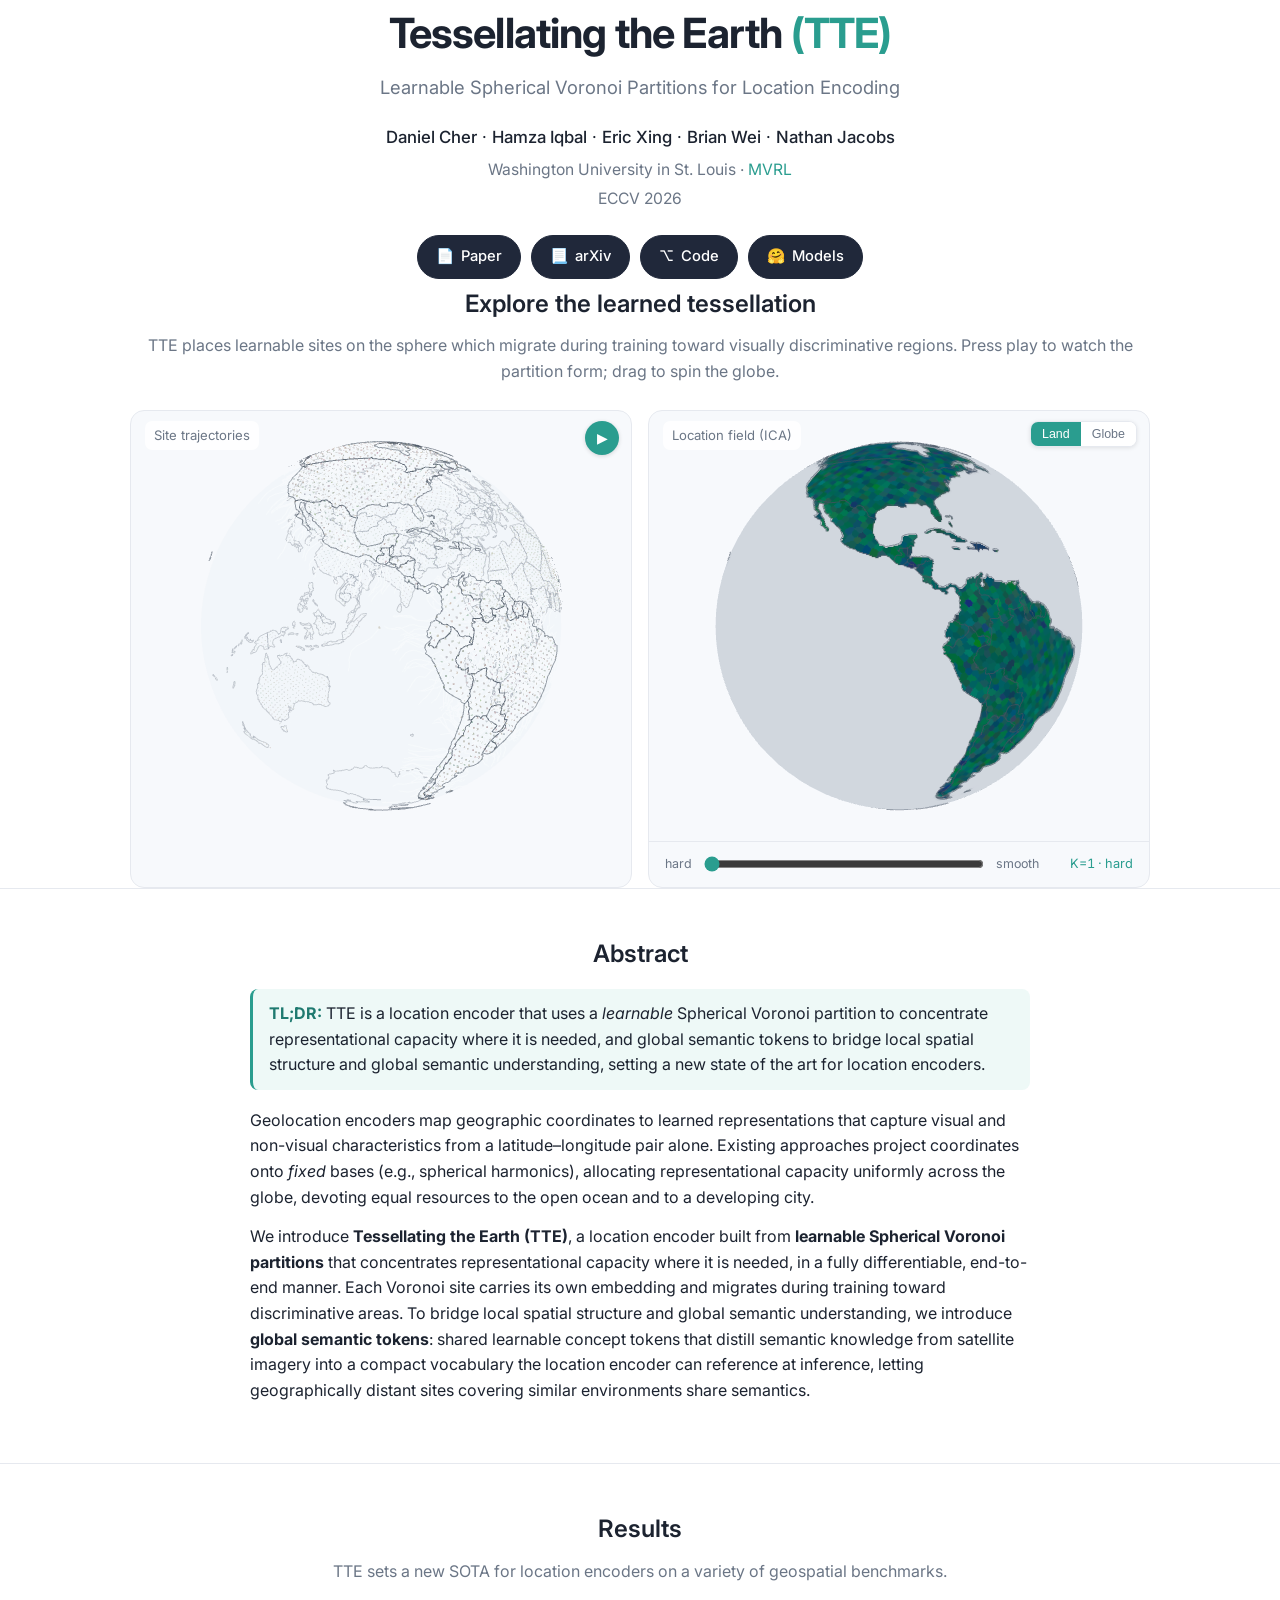
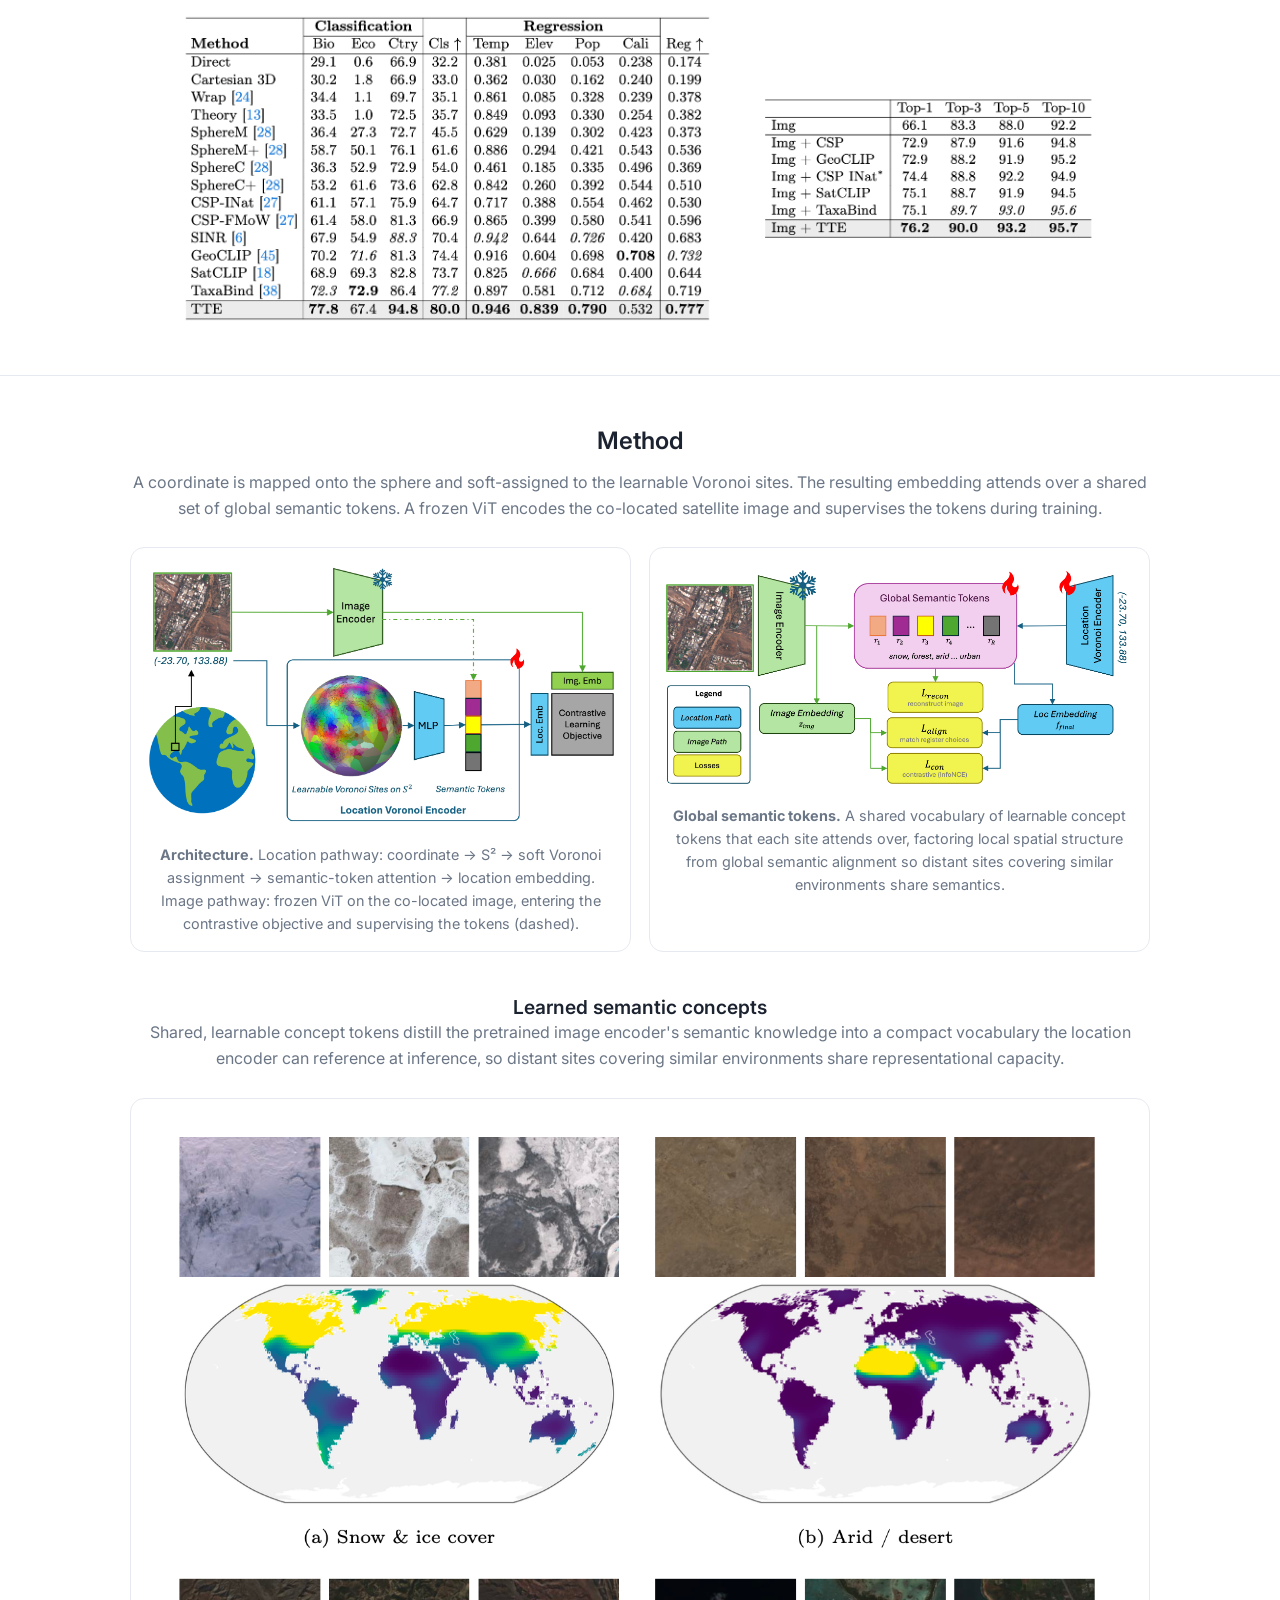
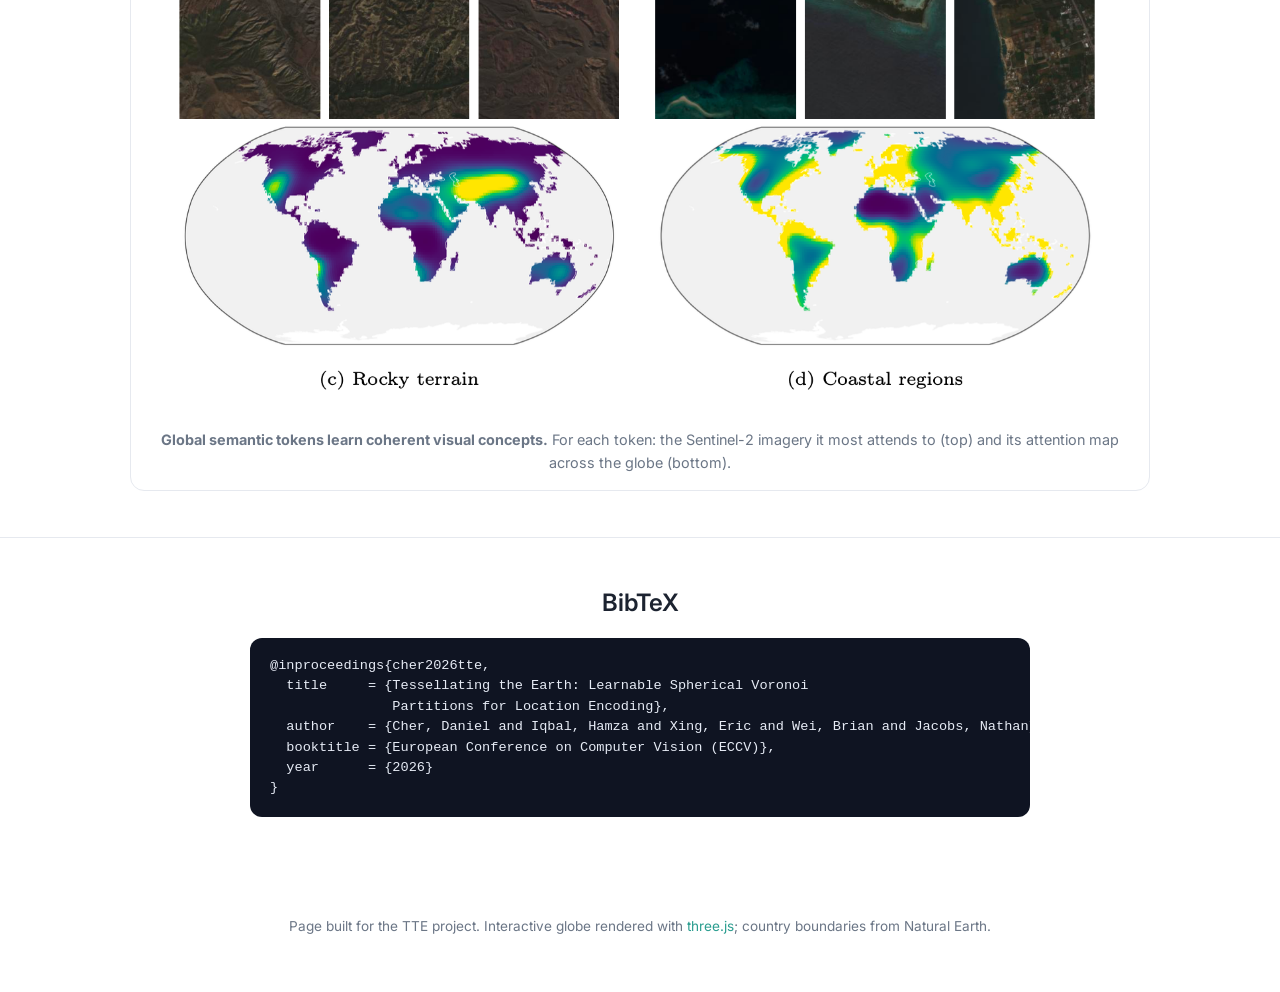
<file: TTE/index.html>
<!DOCTYPE html>
<html lang="en">
<head>
<meta charset="utf-8"/>
<meta name="viewport" content="width=device-width, initial-scale=1"/>
<title>Tessellating the Earth (TTE)</title>
<meta name="description" content="TTE: a location encoder built from learnable Spherical Voronoi partitions that concentrates representational capacity where it is needed."/>
<meta property="og:title" content="Tessellating the Earth (TTE)"/>
<meta property="og:description" content="Learnable Spherical Voronoi partitions for geolocation encoding."/>
<meta property="og:type" content="website"/>
<link href="https://fonts.googleapis.com/css?family=Inter:400,500,600,700&display=swap" rel="stylesheet">
<style>
  :root{ --fg:#1c2330; --muted:#6b7686; --accent:#2a9d8f; --accent-d:#1f7a70; --line:#e6e9ef; --panel:#f7f9fc;}
  *{box-sizing:border-box}
  html{scroll-behavior:smooth}
  body{margin:0;background:#fff;color:var(--fg);font-family:'Inter',-apple-system,Segoe UI,Roboto,sans-serif;line-height:1.6;-webkit-font-smoothing:antialiased}
  a{color:var(--accent);text-decoration:none} a:hover{text-decoration:underline}
  .wrap{max-width:1060px;margin:0 auto;padding:0 20px}
  .narrow{max-width:820px;margin:0 auto}

  /* hero */
  header{padding:64px 0 30px;text-align:center}
  h1{font-size:2.6rem;font-weight:700;letter-spacing:-.02em;margin:0 0 6px}
  h1 .tag{color:var(--accent)}
  .subtitle{font-size:1.15rem;color:var(--muted);margin:0 auto 22px;max-width:680px}
  .authors{font-size:1.05rem;margin:6px 0}
  .authors a{color:var(--fg);font-weight:500}
  .affil,.venue{color:var(--muted);font-size:.98rem}
  .venue{margin-top:4px}
  .btns{margin:24px 0 6px;display:flex;gap:10px;justify-content:center;flex-wrap:wrap}
  .btn{display:inline-flex;align-items:center;gap:7px;border:1px solid #20283a;background:#20283a;color:#fff;
    border-radius:999px;padding:9px 18px;font-size:.92rem;font-weight:500}
  .btn:hover{background:#2c3650;text-decoration:none}
  .btn.ghost{background:#fff;color:var(--fg);border-color:var(--line)}
  .btn.ghost:hover{border-color:var(--accent);color:var(--accent);background:#fff}
  .btn.soon{background:#eceef2;color:#9aa3b0;border-color:#e3e6ec;cursor:default}
  .btn.soon:hover{background:#eceef2}
  .btn.soon em{font-style:normal;font-size:.78rem;opacity:.85;margin-left:2px}

  /* balanced result figures (main table bigger, prior smaller, middle-aligned) */
  .results{display:flex;gap:28px;align-items:center;justify-content:center;flex-wrap:wrap}
  .results img{height:auto;border-radius:6px}
  .results .big{width:560px;max-width:100%}
  .results .small{width:360px;max-width:100%}

  section{padding:46px 0;border-top:1px solid var(--line)}
  section.nolide{border-top:none}
  h2{font-size:1.5rem;font-weight:600;margin:0 0 16px;text-align:center}
  .subh{font-size:1.2rem;font-weight:600;text-align:center;margin:40px 0 4px}
  .sec-lead{color:var(--muted);text-align:center;margin:-6px auto 26px}
  .tldr{background:#eef9f7;border-left:3px solid var(--accent);border-radius:8px;padding:12px 16px;margin:0 0 18px}
  .tldr b{color:var(--accent-d)}
  p{margin:0 0 14px}
  figure{margin:0}
  .fig{background:#fff;border:1px solid var(--line);border-radius:14px;padding:16px;text-align:center}
  .fig img{max-width:100%;height:auto;border-radius:6px}
  figcaption{color:var(--muted);font-size:.9rem;margin-top:12px;text-align:center}
  .two{display:grid;grid-template-columns:1fr 1fr;gap:18px}
  @media(max-width:760px){.two{grid-template-columns:1fr}}

  /* globe centerpiece (from the standalone component) */
  .twin{display:grid;grid-template-columns:1fr 1fr;gap:16px}
  .panel{border:1px solid var(--line);border-radius:14px;background:var(--panel);overflow:hidden;position:relative;display:flex;flex-direction:column}
  .panel .ttl{position:absolute;top:10px;left:14px;font-size:.82rem;color:var(--muted);background:rgba(255,255,255,.8);padding:4px 9px;border-radius:7px;z-index:2}
  .cv{width:100%;height:430px;display:block;cursor:grab}.cv:active{cursor:grabbing}
  .ptabs{display:flex;gap:10px;align-items:center;justify-content:center;padding:12px 16px;border-top:1px solid var(--line)}
  .ptabs small{color:var(--muted);font-size:.78rem;white-space:nowrap}
  .klabel{color:var(--accent);font-size:.8rem;font-variant-numeric:tabular-nums;min-width:84px;text-align:right}
  .playmini{position:absolute;top:10px;right:12px;z-index:3;width:34px;height:34px;border-radius:50%;border:none;background:var(--accent);color:#fff;font-size:.85rem;cursor:pointer;box-shadow:0 1px 4px rgba(0,0,0,.15)}
  .seg{position:absolute;top:10px;right:12px;z-index:3;display:flex;border:1px solid var(--line);border-radius:8px;overflow:hidden;background:#fff;box-shadow:0 1px 4px rgba(0,0,0,.1)}
  .seg button{border:none;background:#fff;color:var(--muted);padding:5px 11px;font-size:.78rem;cursor:pointer}
  .seg button.on{background:var(--accent);color:#fff}
  input[type=range]{flex:1;accent-color:var(--accent)}
  .cap{text-align:center;color:var(--muted);font-size:.85rem;margin-top:14px}
  .cap b{color:var(--fg);font-weight:600}
  #status{position:absolute;inset:0;display:flex;align-items:center;justify-content:center;color:var(--muted);font-size:.9rem;background:var(--panel)}
  @media(max-width:760px){.twin{grid-template-columns:1fr}.cv{height:340px}}

  pre{background:#0f1422;color:#e6ebf5;border-radius:12px;padding:18px 20px;overflow:auto;font-size:.85rem;line-height:1.5}
  footer{padding:40px 0;text-align:center;color:var(--muted);font-size:.85rem}
  .todo{background:#fff7e6;border:1px dashed #e0b24a;color:#8a5a00;border-radius:8px;padding:2px 7px;font-size:.8rem}
</style>
</head>
<body>

<!-- ===== HERO ===== -->
<header class="wrap">
  <h1>Tessellating the Earth <span class="tag">(TTE)</span></h1>
  <p class="subtitle">Learnable Spherical Voronoi Partitions for Location Encoding</p>
  <div class="authors">
    <a href="https://dcher95.github.io/" target="_blank">Daniel Cher</a> ·
    <a href="https://1hamzaiqbal.github.io/index.html" target="_blank">Hamza Iqbal</a> ·
    <a href="https://ericx003.github.io/" target="_blank">Eric Xing</a> ·
    <a href="https://brian-j-wei.github.io/" target="_blank">Brian Wei</a> ·
    <a href="https://jacobsn.github.io/" target="_blank">Nathan Jacobs</a>
  </div>
  <div class="affil">Washington University in St. Louis · <a href="https://mvrl.cse.wustl.edu/" target="_blank">MVRL</a></div>
  <div class="venue">ECCV 2026</div>
  <div class="btns">
    <a class="btn" href="https://eccv.ecva.net/virtual/2026/poster/5452" target="_blank"><span>📄</span> Paper</a>
    <a class="btn" href="https://arxiv.org/abs/2606.27514" target="_blank"><span>📃</span> arXiv</a>
    <a class="btn" href="https://github.com/mvrl/TTE" target="_blank"><span>⌥</span> Code</a>
    <a class="btn" href="https://huggingface.co/MVRL/TTE" target="_blank"><span>🤗</span> Models</a>
  </div>
</header>

<!-- ===== INTERACTIVE GLOBE (centerpiece) ===== -->
<section class="wrap nolide" id="explore">
  <h2>Explore the learned tessellation</h2>
  <p class="sec-lead">TTE places learnable sites on the sphere which migrate during training toward visually discriminative regions. Press play to watch the partition form; drag to spin the globe.</p>
  <div class="twin">
    <div class="panel">
      <span class="ttl">Site trajectories</span>
      <button class="playmini" id="play" title="Play / pause training">▶</button>
      <canvas id="cvA" class="cv"></canvas>
    </div>
    <div class="panel">
      <span class="ttl">Location field (ICA)</span>
      <div class="seg" id="maskSeg">
        <button class="on" data-m="masked">Land</button>
        <button data-m="full">Globe</button>
      </div>
      <canvas id="cvB" class="cv"></canvas>
      <div id="status">loading…</div>
      <div class="ptabs" id="tabsK"></div>
    </div>
  </div>
</section>

<!-- ===== ABSTRACT ===== -->
<section>
  <div class="wrap narrow">
    <h2>Abstract</h2>
    <p class="tldr"><b>TL;DR:</b> TTE is a location encoder that uses a <em>learnable</em> Spherical Voronoi partition to concentrate representational capacity where it is needed, and global semantic tokens to bridge local spatial structure and global semantic understanding, setting a new state of the art for location encoders.</p>
    <p>Geolocation encoders map geographic coordinates to learned representations that capture visual and non-visual characteristics from a latitude–longitude pair alone. Existing approaches project coordinates onto <em>fixed</em> bases (e.g., spherical harmonics), allocating representational capacity uniformly across the globe, devoting equal resources to the open ocean and to a developing city.</p>
    <p>We introduce <strong>Tessellating the Earth (TTE)</strong>, a location encoder built from <strong>learnable Spherical Voronoi partitions</strong> that concentrates representational capacity where it is needed, in a fully differentiable, end-to-end manner. Each Voronoi site carries its own embedding and migrates during training toward discriminative areas. To bridge local spatial structure and global semantic understanding, we introduce <strong>global semantic tokens</strong>: shared learnable concept tokens that distill semantic knowledge from satellite imagery into a compact vocabulary the location encoder can reference at inference, letting geographically distant sites covering similar environments share semantics.</p>
  </div>
</section>

<!-- ===== RESULTS ===== -->
<section>
  <div class="wrap">
    <h2>Results</h2>
    <p class="sec-lead">TTE sets a new SOTA for location encoders on a variety of geospatial benchmarks.</p>
    <div class="results">
      <img class="big" src="static/images/geospatial_benchmarks.png" alt="Geospatial benchmark results">
      <img class="small" src="static/images/geoprior_benchmark.png" alt="iNaturalist-2018 geographic prior results">
    </div>
  </div>
</section>

<!-- ===== METHOD ===== -->
<section>
  <div class="wrap">
    <h2>Method</h2>
    <p class="sec-lead">A coordinate is mapped onto the sphere and soft-assigned to the learnable Voronoi sites. The resulting embedding attends over a shared set of global semantic tokens. A frozen ViT encodes the co-located satellite image and supervises the tokens during training.</p>
    <div class="two">
      <figure class="fig">
        <img src="static/images/tte_methodology_v3.png" alt="TTE architecture overview">
        <figcaption><strong>Architecture.</strong> Location pathway: coordinate → S² → soft Voronoi assignment → semantic-token attention → location embedding. Image pathway: frozen ViT on the co-located image, entering the contrastive objective and supervising the tokens (dashed).</figcaption>
      </figure>
      <figure class="fig">
        <img src="static/images/semantic_registers_simple_v3.png" alt="Global semantic tokens schematic">
        <figcaption><strong>Global semantic tokens.</strong> A shared vocabulary of learnable concept tokens that each site attends over, factoring local spatial structure from global semantic alignment so distant sites covering similar environments share semantics.</figcaption>
      </figure>
    </div>

    <h3 class="subh">Learned semantic concepts</h3>
    <p class="sec-lead">Shared, learnable concept tokens distill the pretrained image encoder's semantic knowledge into a compact vocabulary the location encoder can reference at inference, so distant sites covering similar environments share representational capacity.</p>
    <figure class="fig">
      <img src="static/images/attention_maps.png" alt="Global semantic token attention maps">
      <figcaption><strong>Global semantic tokens learn coherent visual concepts.</strong> For each token: the Sentinel-2 imagery it most attends to (top) and its attention map across the globe (bottom).</figcaption>
    </figure>
  </div>
</section>

<!-- ===== BIBTEX ===== -->
<section>
  <div class="wrap narrow">
    <h2>BibTeX</h2>
    <pre><code>@inproceedings{cher2026tte,
  title     = {Tessellating the Earth: Learnable Spherical Voronoi
               Partitions for Location Encoding},
  author    = {Cher, Daniel and Iqbal, Hamza and Xing, Eric and Wei, Brian and Jacobs, Nathan},
  booktitle = {European Conference on Computer Vision (ECCV)},
  year      = {2026}
}</code></pre>
  </div>
</section>

<footer>
  <p>Page built for the TTE project. Interactive globe rendered with <a href="https://threejs.org" target="_blank">three.js</a>; country boundaries from Natural Earth.</p>
</footer>

<!-- ===== GLOBE SCRIPT ===== -->
<script type="importmap">
{ "imports": { "three": "./static/js/three.module.js", "three/addons/": "./static/js/jsm/" }}
</script>
<script type="module">
import * as THREE from 'three';
import { OrbitControls } from 'three/addons/controls/OrbitControls.js';

const DATA = 'data/single_4096_fixed_gate';
const GEOJSON = 'static/data/countries.geojson';
const statusEl = document.getElementById('status');
const BG = [0.93, 0.95, 0.97];

function ll(lon, lat, r){ const B=lat*Math.PI/180, L=lon*Math.PI/180, cB=Math.cos(B);
  return new THREE.Vector3(cB*Math.cos(L), Math.sin(B), -cB*Math.sin(L)).multiplyScalar(r); }
const cvA=document.getElementById('cvA'), cvB=document.getElementById('cvB');
const cam=new THREE.PerspectiveCamera(45,(cvA.clientWidth||500)/430,.1,100); cam.position.set(0,0,3.0);
const rA=new THREE.WebGLRenderer({canvas:cvA,antialias:true,alpha:true});
const rB=new THREE.WebGLRenderer({canvas:cvB,antialias:true,alpha:true});
[rA,rB].forEach(r=>{r.setPixelRatio(Math.min(devicePixelRatio,2));r.setClearColor(0xffffff,0);});
function resize(){const h=430,w=cvA.clientWidth; cam.aspect=w/h;cam.updateProjectionMatrix();
  rA.setSize(w,h,false);rB.setSize(cvB.clientWidth,h,false);}
const ctrlA=new OrbitControls(cam,rA.domElement), ctrlB=new OrbitControls(cam,rB.domElement);
[ctrlA,ctrlB].forEach(c=>{c.enableDamping=true;c.minDistance=1.6;c.maxDistance=6;c.autoRotate=true;c.autoRotateSpeed=.3;});
addEventListener('resize',resize);

const sceneA=new THREE.Scene(), sceneB=new THREE.Scene();
sceneA.add(new THREE.Mesh(new THREE.SphereGeometry(.985,48,48),new THREE.MeshBasicMaterial({color:0xeef3f8,transparent:true,opacity:.55})));

function buildBoundaries(gj, r, color, opacity){ const pts=[];
  const push=(lo1,la1,lo2,la2)=>{ if(Math.abs(lo2-lo1)>180) return;
    const n=Math.max(1,Math.ceil(Math.hypot(lo2-lo1,la2-la1)/4));
    for(let k=0;k<n;k++){const t0=k/n,t1=(k+1)/n;
      pts.push(ll(lo1+(lo2-lo1)*t0,la1+(la2-la1)*t0,r)); pts.push(ll(lo1+(lo2-lo1)*t1,la1+(la2-la1)*t1,r));}};
  for(const f of gj.features){const g=f.geometry; if(!g)continue;
    const polys=g.type==='Polygon'?[g.coordinates]:g.type==='MultiPolygon'?g.coordinates:[];
    for(const poly of polys) for(const ring of poly) for(let i=0;i<ring.length-1;i++)
      push(ring[i][0],ring[i][1],ring[i+1][0],ring[i+1][1]);}
  return new THREE.LineSegments(new THREE.BufferGeometry().setFromPoints(pts),
    new THREE.LineBasicMaterial({color,transparent:true,opacity})); }

let F,K,positions,siteColors;
let segPerSite, trailColAttr, ptPos, ptCol;
let kf, KH, KW, kEpochs, activeK, kTex=[], fieldMat;

function p3(off,i){ return [positions[off+i*3], positions[off+i*3+1], positions[off+i*3+2]]; }

async function load(){
  const [man, gj] = await Promise.all([ fetch(`${DATA}/manifest.json`).then(r=>r.json()), fetch(GEOJSON).then(r=>r.json()) ]);
  F=man.frames; K=man.K;
  const pbuf=await fetch(`${DATA}/${man.files.positions}`).then(r=>r.arrayBuffer());
  const cbuf=await fetch(`${DATA}/${man.files.site_colors}`).then(r=>r.arrayBuffer());
  const raw=new Float32Array(pbuf); positions=new Float32Array(raw.length);
  for(let i=0;i<raw.length;i+=3){positions[i]=raw[i];positions[i+1]=raw[i+2];positions[i+2]=-raw[i+1];}
  siteColors=new Uint8Array(cbuf);

  sceneA.add(buildBoundaries(gj,1.004,0x44505f,.55));
  sceneB.add(buildBoundaries(gj,1.002,0x44505f,.5));

  segPerSite=F-1; const tp=new Float32Array(K*segPerSite*2*3), tc=new Float32Array(K*segPerSite*2*3);
  for(let i=0;i<K;i++)for(let s=0;s<segPerSite;s++){const vi=(i*segPerSite+s)*2;
    tp.set(p3(s*K*3,i),vi*3); tp.set(p3((s+1)*K*3,i),(vi+1)*3);}
  const tg=new THREE.BufferGeometry(); tg.setAttribute('position',new THREE.BufferAttribute(tp,3));
  trailColAttr=new THREE.BufferAttribute(tc,3); tg.setAttribute('color',trailColAttr);
  sceneA.add(new THREE.LineSegments(tg,new THREE.LineBasicMaterial({vertexColors:true,transparent:true})));
  const pg=new THREE.BufferGeometry();
  ptPos=new THREE.BufferAttribute(new Float32Array(K*3),3); ptCol=new THREE.BufferAttribute(new Float32Array(K*3),3);
  pg.setAttribute('position',ptPos); pg.setAttribute('color',ptCol);
  sceneA.add(new THREE.Points(pg,new THREE.PointsMaterial({size:.018,vertexColors:true,sizeAttenuation:true})));

  fieldMat=new THREE.MeshBasicMaterial({color:0xeeeeee});
  sceneB.add(new THREE.Mesh(new THREE.SphereGeometry(1,64,48),fieldMat));
  kf=man.kfields; KW=kf.grid.w; KH=kf.grid.h; kEpochs=kf.epochs.length;
  const ks=kf.ks, kmax=Math.max(...ks);
  const tabsK=document.getElementById('tabsK');
  tabsK.innerHTML = `<small>hard</small><input id="ksl" type="range" min="0" max="${ks.length-1}" value="0" step="1"><small>smooth</small><span id="klabel" class="klabel"></span>`;
  const ksl=document.getElementById('ksl'), klabel=document.getElementById('klabel');
  const klab=k=>klabel.textContent=`K=${k}${k===1?' · hard':k===kmax?' · smooth':''}`;
  ksl.addEventListener('input',()=>{const k=ks[+ksl.value]; klab(k); setK(k);});
  klab(ks[0]);
  await setK(ks[0]);

  statusEl.style.display='none';
  render(0,true); resize();
}

let kLoadToken=0, maskMode='masked';
async function setK(k){
  activeK=k; const tok=++kLoadToken;
  statusEl.style.display='flex'; statusEl.textContent=`loading K=${k}…`;
  const e = kf.files[String(k)]; const file = e[maskMode] || e.file || e.jpg || e.png;
  const img=new Image(); img.src=`${DATA}/${file}`;
  try{ await img.decode(); }catch(err){ return; }
  if(tok!==kLoadToken) return;
  const tex=[];
  for(let f=0;f<kEpochs;f++){const c=document.createElement('canvas');c.width=KW;c.height=KH;
    c.getContext('2d').drawImage(img,0,f*KH,KW,KH,0,0,KW,KH);
    const t=new THREE.CanvasTexture(c);t.colorSpace=THREE.SRGBColorSpace;tex.push(t);}
  if(tok!==kLoadToken){ tex.forEach(t=>t.dispose()); return; }
  kTex.forEach(t=>t.dispose()); kTex=tex;
  statusEl.style.display='none';
  const f=curFrame<0?0:curFrame; fieldMat.map=kTex[Math.min(f,kEpochs-1)]; fieldMat.needsUpdate=true;
}

let curFrame=-1;
function updateEmb(frame){ const o=frame*K*3;
  for(let i=0;i<K*3;i++){ptPos.array[i]=positions[o+i]; ptCol.array[i]=siteColors[o+i]/255;}
  ptPos.needsUpdate=true; ptCol.needsUpdate=true;
  const maxAge=Math.max(frame,1), arr=trailColAttr.array;
  for(let i=0;i<K;i++){const cr=siteColors[o+i*3]/255,cg=siteColors[o+i*3+1]/255,cb=siteColors[o+i*3+2]/255;
    for(let s=0;s<segPerSite;s++){const vi=(i*segPerSite+s)*2; let a;
      if(s+1>frame) a=0; else a=0.22+0.78*(1-(frame-(s+1))/maxAge);
      const r=BG[0]+(cr-BG[0])*a,g=BG[1]+(cg-BG[1])*a,b=BG[2]+(cb-BG[2])*a;
      arr[vi*3]=r;arr[vi*3+1]=g;arr[vi*3+2]=b;arr[(vi+1)*3]=r;arr[(vi+1)*3+1]=g;arr[(vi+1)*3+2]=b;}}
  trailColAttr.needsUpdate=true;
}
function render(frame,force){ if(frame===curFrame && !force) return; curFrame=frame;
  updateEmb(frame);
  if(kTex.length) { const t=kTex[Math.min(frame,kEpochs-1)]; if(fieldMat.map!==t){fieldMat.map=t;fieldMat.needsUpdate=true;} }
}

const pb=document.getElementById('play');
let playing=false, playPos=0;
pb.addEventListener('click',()=>{ playing=!playing; pb.textContent=playing?'❚❚':'▶'; });
document.querySelectorAll('#maskSeg button').forEach(b=>b.addEventListener('click',()=>{
  document.querySelectorAll('#maskSeg button').forEach(x=>x.classList.remove('on')); b.classList.add('on');
  maskMode=b.dataset.m; if(F) setK(activeK);
}));

let last=performance.now();
(function loop(now){requestAnimationFrame(loop);
  if(playing&&F){ playPos += (now-last)*(F-1)/8000; if(playPos>=F-1) playPos-=(F-1); render(Math.round(playPos)); }
  last=now; ctrlA.update(); ctrlB.update(); rA.render(sceneA,cam); rB.render(sceneB,cam);
})(performance.now());

load().catch(e=>{statusEl.style.display='flex';statusEl.textContent='Could not load: '+e.message;console.error(e);});
</script>
</body>
</html>
</file>
